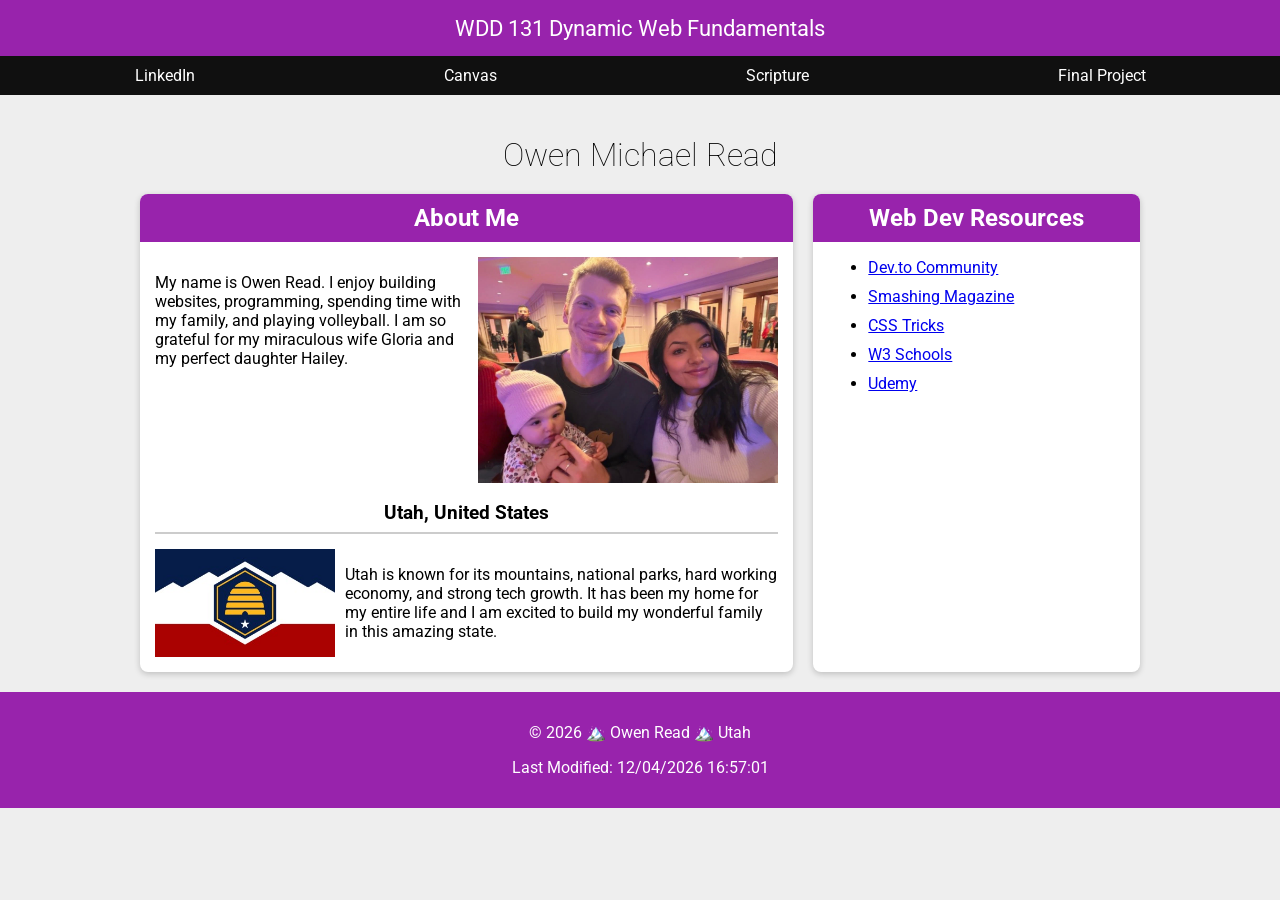
<file: index.html>
<!DOCTYPE html>
<html lang="en-US">

<head>
    <meta charset="UTF-8">
    <meta name="viewport" content="width=device-width, initial-scale=1.0">

    <title>WDD 131 - Dynamic Web Fundamentals - Owen Michael Read</title>

    <meta name="description" content="WDD 131 Dynamic Web Fundamentals | Owen Read | Web Development Student">
    <meta name="author" content="Owen Read">

    <link rel="stylesheet" href="styles/base.css">

    <script src="scripts/getdates.js" defer></script>

    <link rel="preconnect" href="https://fonts.googleapis.com">
    <link rel="preconnect" href="https://fonts.gstatic.com" crossorigin>
    <link href="https://fonts.googleapis.com/css2?family=Roboto:ital,wght@0,100..900;1,100..900&display=swap"
        rel="stylesheet">
</head>

<body>

    <header>

        <span id="course-title">WDD 131 Dynamic Web Fundamentals</span>

        <nav>
            <a href="https://www.linkedin.com/in/owen-read-2b4b21265/">LinkedIn</a>
            <a href="https://byupw.instructure.com/">Canvas</a>
            <a href="https://www.churchofjesuschrist.org/study/scriptures/dc-testament/dc/84?lang=eng&id=p88#p88">Scripture</a>
            <a href="#">Final Project</a>
        </nav>

    </header>

    <main>

        <h1>Owen Michael Read</h1>

        <div class="card-container">

            <section class="card">

                <h2>About Me</h2>

                <div class="about-content">

                    <p>
                        My name is Owen Read. I enjoy building websites, programming,
                        spending time with my family, and playing volleyball. I am so grateful
                        for my miraculous wife Gloria and my perfect daughter Hailey. 
                    </p>

                    <img src="images/profile1.jpg" alt="Profile picture">

                </div>

                <h3>Utah, United States</h3>

                <div class="location">

                    <img src="images/utah_flag.jpg" alt="Utah Flag">

                    <p>
                        Utah is known for its mountains, national parks, hard working economy,
                        and strong tech growth. It has been my home for my entire life
                        and I am excited to build my wonderful family in this amazing state.
                    </p>

                </div>

            </section>


            <section class="card">

                <h2>Web Dev Resources</h2>

                <ul>

                    <li><a href="https://dev.to">Dev.to Community</a></li>
                    <li><a href="https://smashingmagazine.com">Smashing Magazine</a></li>
                    <li><a href="https://css-tricks.com">CSS Tricks</a></li>
                    <li><a href="https://w3schools.com">W3 Schools</a></li>
                    <li><a href="https://udemy.com">Udemy</a></li>

                </ul>

            </section>

        </div>

    </main>


    <footer>

        <p>
            © <span id="currentyear"></span> 🏔️ Owen Read 🏔️ Utah
        </p>

        <p id="lastModified"></p>

    </footer>

</body>

</html>
</file>
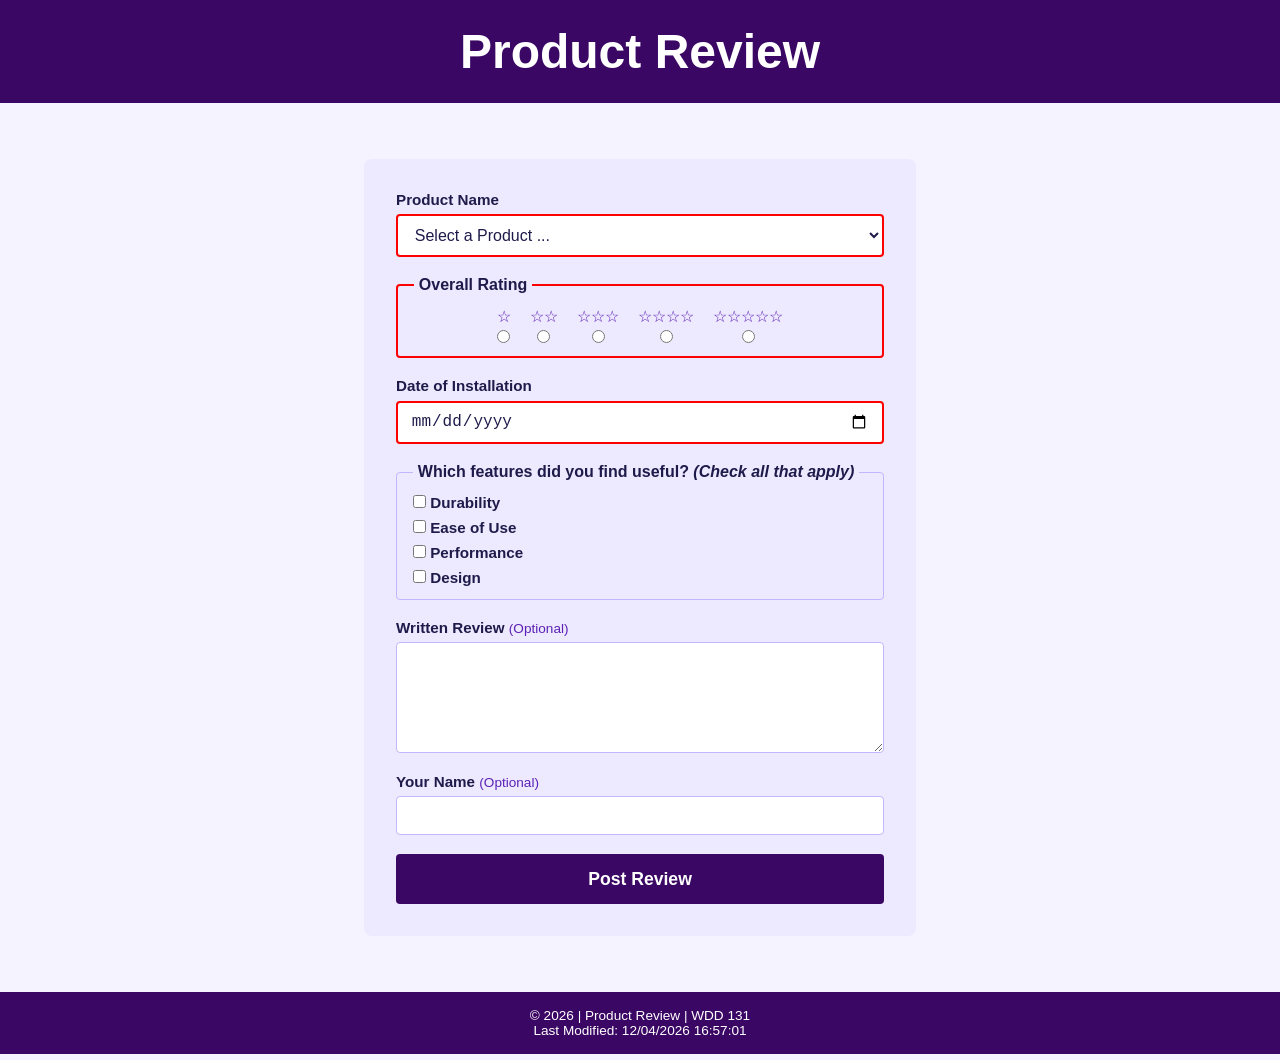
<file: form.html>
<!DOCTYPE html>
<html lang="en">

<head>
    <meta charset="UTF-8">
    <meta name="viewport" content="width=device-width, initial-scale=1.0">
    <title>WDD 131 - Product Review Form - Owen Michael Read</title>
    <meta name="author" content="Owen Read">
    <meta name="description"
        content="Submit a product review for your recent purchase. Rate your experience, share useful features, and help others make informed decisions.">
    <link rel="stylesheet" href="styles/form.css">
    <script src="scripts/form.js" defer></script>
</head>
<body>
    <header>
        <h1>Product Review</h1>
    </header>

    <main>
        <form method="get" action="review.html">

            <div class="field-group">
                <label for="product">Product Name</label>
                <select id="product" name="product" required>
                    <option value="" disabled selected>Select a Product ...</option>
                </select>
            </div>

            <div class="field-group">
                <fieldset>
                    <legend>Overall Rating</legend>
                    <div class="stars">
                        <div class="star-option">
                            <label for="r1">☆</label>
                            <input type="radio" id="r1" name="rating" value="1" required>
                        </div>
                        <div class="star-option">
                            <label for="r2">☆☆</label>
                            <input type="radio" id="r2" name="rating" value="2" required>
                        </div>
                        <div class="star-option">
                            <label for="r3">☆☆☆</label>
                            <input type="radio" id="r3" name="rating" value="3" required>
                        </div>
                        <div class="star-option">
                            <label for="r4">☆☆☆☆</label>
                            <input type="radio" id="r4" name="rating" value="4" required>
                        </div>
                        <div class="star-option">
                            <label for="r5">☆☆☆☆☆</label>
                            <input type="radio" id="r5" name="rating" value="5" required>
                        </div>
                    </div>
                </fieldset>
            </div>

            <div class="field-group">
                <label for="install-date">Date of Installation</label>
                <input type="date" id="install-date" name="install-date" required>
            </div>

            <div class="field-group">
                <fieldset>
                    <legend>Which features did you find useful? <em>(Check all that apply)</em></legend>
                    <label for="durability"><input type="checkbox" id="durability" name="features" value="durability"> Durability</label>
                    <label for="ease-of-use"><input type="checkbox" id="ease-of-use" name="features" value="ease-of-use"> Ease of Use</label>
                    <label for="performance"><input type="checkbox" id="performance" name="features" value="performance"> Performance</label>
                    <label for="design"><input type="checkbox" id="design" name="features" value="design"> Design</label>
                </fieldset>
            </div>

            <div class="field-group">
                <label for="review">Written Review <span class="optional">(Optional)</span></label>
                <textarea id="review" name="review" rows="5"></textarea>
            </div>

            <div class="field-group">
                <label for="username">Your Name <span class="optional">(Optional)</span></label>
                <input type="text" id="username" name="username">
            </div>

            <input type="submit" value="Post Review">

        </form>
    </main>

    <footer>
        <p>&copy; 2026 | Product Review | WDD 131</p>
        <p id="last-modified"></p>
    </footer>

</body>

</html>
</file>
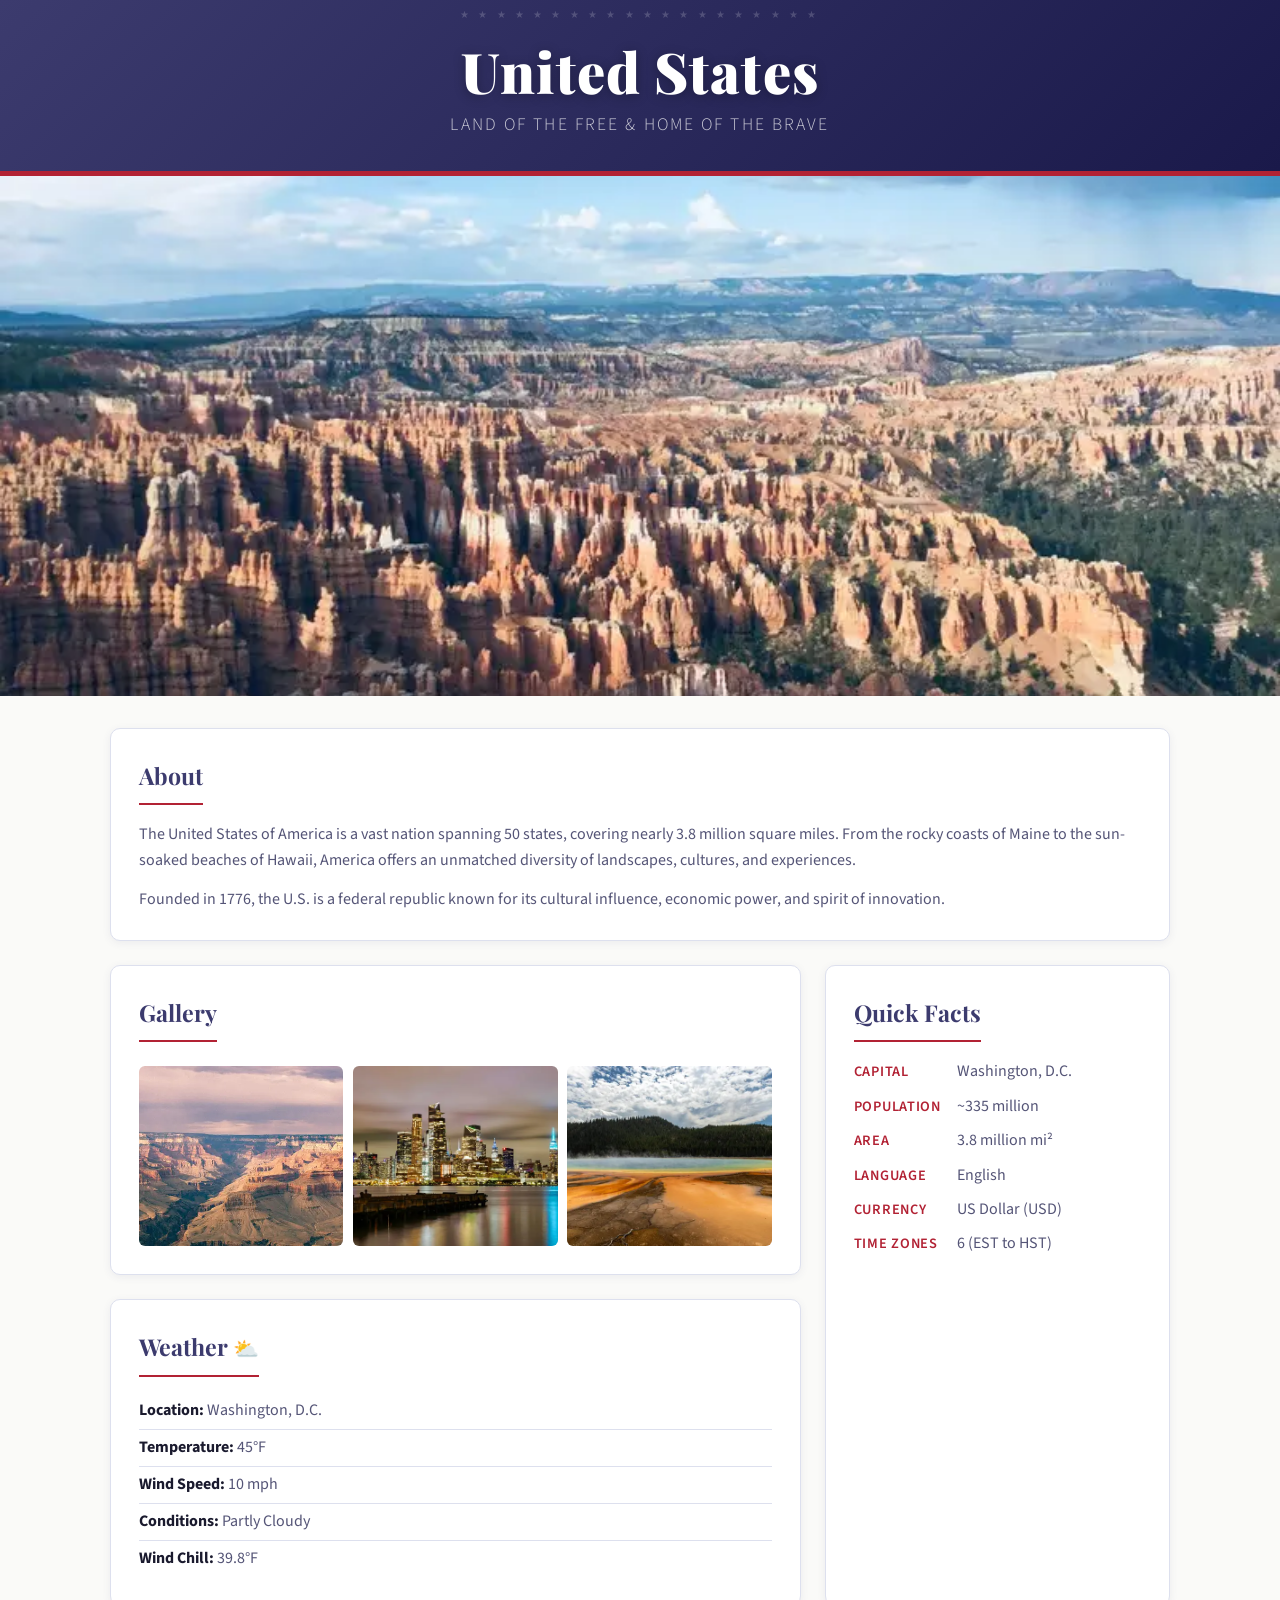
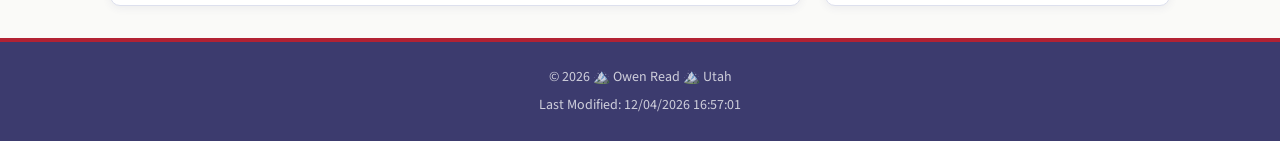
<file: place.html>
<!DOCTYPE html>
<html lang="en">

<head>
    <meta charset="UTF-8">
    <meta name="viewport" content="width=device-width, initial-scale=1.0">
    <meta name="author" content="Owen Read">
    <meta name="description" content="Discover the United States of America - its culture, geography, and weather.">
    <title>USA | Discover America | Owen Read</title>
    <link rel="preconnect" href="https://fonts.googleapis.com" />
    <link rel="preconnect" href="https://fonts.gstatic.com" crossorigin />
    <link
        href="https://fonts.googleapis.com/css2?family=Playfair+Display:wght@700;900&family=Source+Sans+3:wght@300;400;600&display=swap"
        rel="stylesheet" />
    <link rel="stylesheet" href="styles/place.css" />
    <script src="scripts/place.js" defer></script>
</head>

<body>

    <header>
        <div class="header-inner">
            <h1>United States</h1>
            <p class="tagline">Land of the Free &amp; Home of the Brave</p>
        </div>
    </header>

    <main>

        <section class="hero">
            <picture>
                <source media="(min-width: 768px)" srcset="images/usa-hero-large.webp" />
                <img src="images/usa-hero-small.webp" alt="Iconic American landscape with mountains and open skies"
                    class="hero-img" width="800" height="500" loading="eager" />
            </picture>
        </section>

        <section class="info-grid">

            <div class="card" id="about">
                <h2>About</h2>
                <p>The United States of America is a vast nation spanning 50 states, covering nearly 3.8 million square
                    miles. From the rocky coasts of Maine to the sun-soaked beaches of Hawaii, America offers an
                    unmatched diversity of landscapes, cultures, and experiences.</p>
                <p>Founded in 1776, the U.S. is a federal republic known for its cultural influence, economic power, and
                    spirit of innovation.</p>
            </div>

            <div class="card" id="gallery">
                <h2>Gallery</h2>
                <div class="gallery-grid">
                    <img src="images/usa-photo1.webp" alt="Grand Canyon at sunset" loading="lazy" />
                    <img src="images/usa-photo2.webp" alt="New York City skyline" loading="lazy" />
                    <img src="images/usa-photo3.webp" alt="Yellowstone National Park" loading="lazy" />
                </div>
            </div>

            <div class="card" id="facts">
                <h2>Quick Facts</h2>
                <dl>
                    <dt>Capital</dt>
                    <dd>Washington, D.C.</dd>
                    <dt>Population</dt>
                    <dd>~335 million</dd>
                    <dt>Area</dt>
                    <dd>3.8 million mi²</dd>
                    <dt>Language</dt>
                    <dd>English</dd>
                    <dt>Currency</dt>
                    <dd>US Dollar (USD)</dd>
                    <dt>Time Zones</dt>
                    <dd>6 (EST to HST)</dd>
                </dl>
            </div>

            <div class="card" id="weather">
                <h2>Weather</h2>
                <div class="weather-icon-mobile">
                    <img src="images/partly-cloudy.svg" alt="Partly cloudy weather icon" width="64" height="64" />
                </div>
                <div class="weather-details">
                    <p><strong>Location:</strong> Washington, D.C.</p>
                    <p><strong>Temperature:</strong> <span id="temperature">45</span>°F</p>
                    <p><strong>Wind Speed:</strong> <span id="wind-speed">10</span> mph</p>
                    <p><strong>Conditions:</strong> Partly Cloudy</p>
                    <p><strong>Wind Chill:</strong> <span id="wind-chill">--</span></p>
                </div>
            </div>

        </section>
    </main>

    <footer>
    
        <p>
            © <span id="currentyear"></span> 🏔️ Owen Read 🏔️ Utah
        </p>
    
        <p id="lastModified"></p>
    
    </footer>

</body>

</html>
</file>
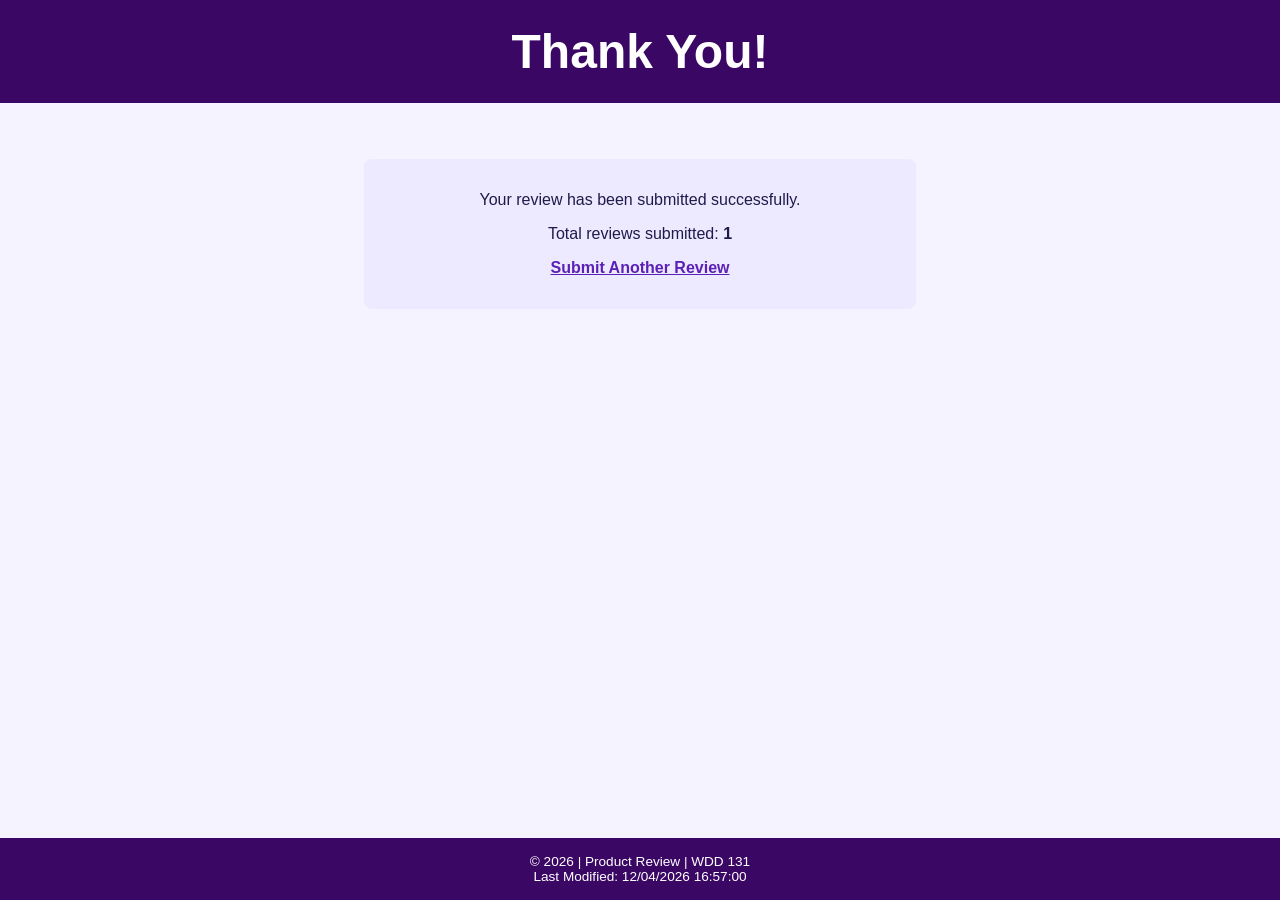
<file: review.html>
<!DOCTYPE html>
<html lang="en">

<head>
    <meta charset="UTF-8">
    <meta name="viewport" content="width=device-width, initial-scale=1.0">
    <title>Review Submitted</title>
    <meta name="author" content="Owen Read">
    <meta name="description"
        content="Submit a product review for your recent purchase. Rate your experience, share useful features, and help others make informed decisions.">
    <link rel="stylesheet" href="styles/form.css">
    <script src="scripts/review.js" defer></script>
</head>
<body>
    <header>
        <h1>Thank You!</h1>
    </header>

    <main>
        <div class="confirmation">
            <p>Your review has been submitted successfully.</p>
            <p>Total reviews submitted: <strong id="review-count"></strong></p>
            <a href="form.html">Submit Another Review</a>
        </div>
    </main>

    <footer>
        <p>&copy; 2026 | Product Review | WDD 131</p>
        <p id="last-modified"></p>
    </footer>

</body>

</html>
</file>
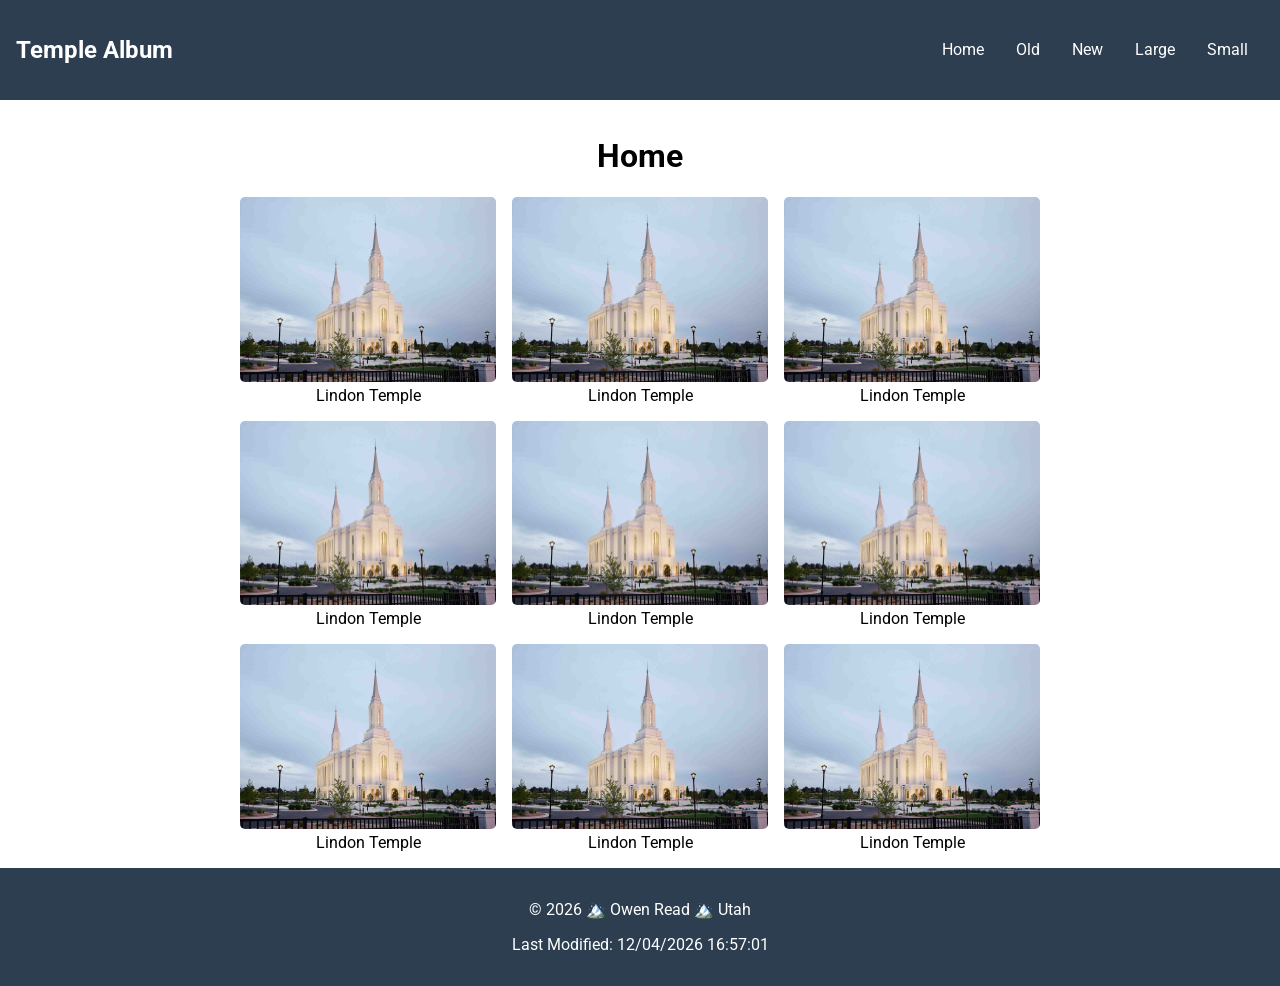
<file: temples.html>
<!DOCTYPE html>
<html lang="en-us">

<head>
    <meta charset="UTF-8">
    <meta name="viewport" content="width=device-width, initial-scale=1.0">
    <title>Temple Album</title>
    <meta name="description" content="WDD 131 Dynamic Web Fundamentals | Owen Read | Web Development Student">
    <meta name="author" content="Owen Read">



    <link rel="preconnect" href="https://fonts.googleapis.com">
    <link rel="preconnect" href="https://fonts.gstatic.com" crossorigin>
    
    <link href="https://fonts.googleapis.com/css2?family=Roboto&display=swap" rel="stylesheet">
    
    <link rel="stylesheet" href="styles/temples.css">
    <link rel="stylesheet" href="styles/temples-large.css">
    
    <script src="scripts/temples.js" defer></script>

</head>

<body>

    <header>

        <h2>Temple Album</h2>

        <button id="menu">☰</button>

        <nav class="hide">
            <a href="#">Home</a>
            <a href="#">Old</a>
            <a href="#">New</a>
            <a href="#">Large</a>
            <a href="#">Small</a>
        </nav>

    </header>

    <main>

        <h1>Home</h1>

        <div class="container">

            <figure>
                <img src="images/temple.jpg" alt="Lindon Temple">
                <figcaption>Lindon Temple</figcaption>
            </figure>

            <figure>
                <img src="images/temple.jpg" alt="Lindon Temple">
                <figcaption>Lindon Temple</figcaption>
            </figure>

            <figure>
                <img src="images/temple.jpg" alt="Lindon Temple">
                <figcaption>Lindon Temple</figcaption>
            </figure>

            <figure>
                <img src="images/temple.jpg" alt="Lindon Temple">
                <figcaption>Lindon Temple</figcaption>
            </figure>

            <figure>
                <img src="images/temple.jpg" alt="Lindon Temple">
                <figcaption>Lindon Temple</figcaption>
            </figure>

            <figure>
                <img src="images/temple.jpg" alt="Lindon Temple">
                <figcaption>Lindon Temple</figcaption>
            </figure>

            <figure>
                <img src="images/temple.jpg" alt="Lindon Temple">
                <figcaption>Lindon Temple</figcaption>
            </figure>

            <figure>
                <img src="images/temple.jpg" alt="Lindon Temple">
                <figcaption>Lindon Temple</figcaption>
            </figure>

            <figure>
                <img src="images/temple.jpg" alt="Lindon Temple">
                <figcaption>Lindon Temple</figcaption>
            </figure>

        </div>

    </main>


    <footer>
    
        <p>
            © <span id="year"></span> 🏔️ Owen Read 🏔️ Utah
        </p>
    
        <p id="lastModified"></p>
    
    </footer>

</body>

</html>
</file>
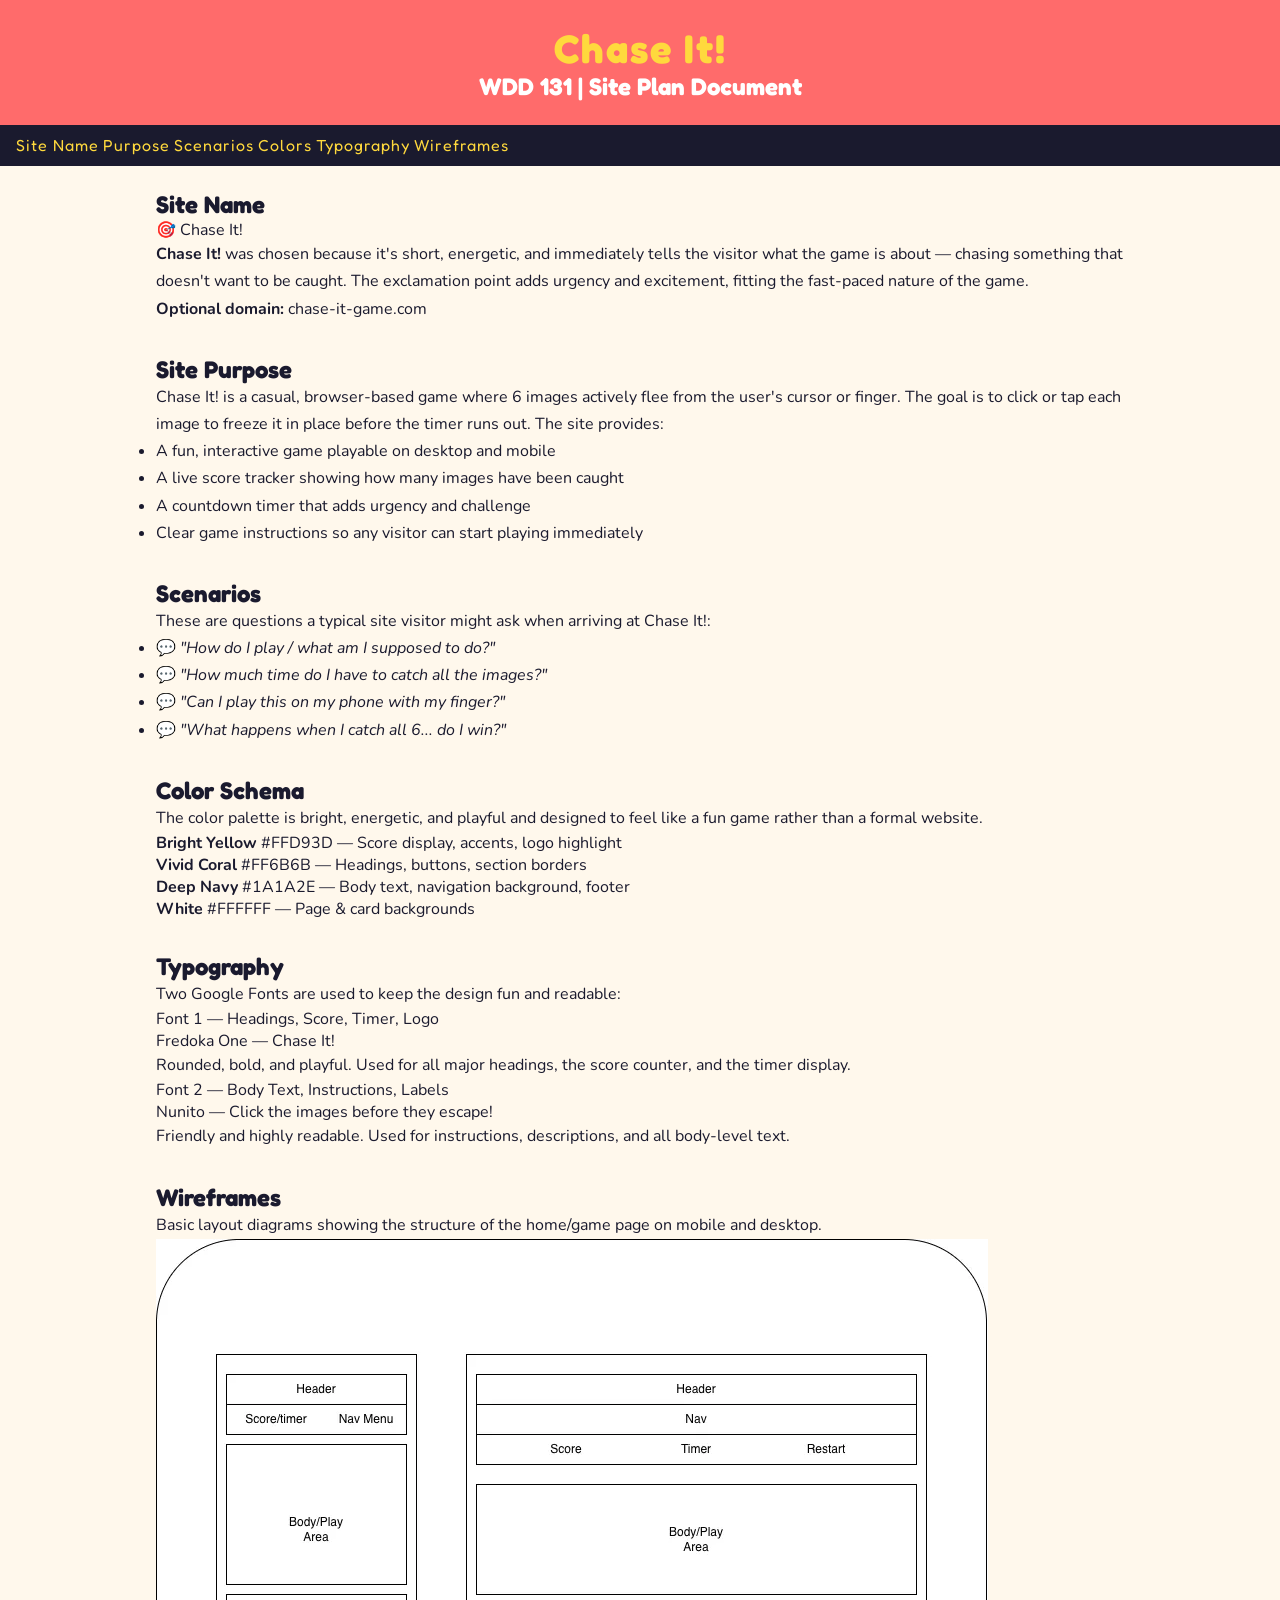
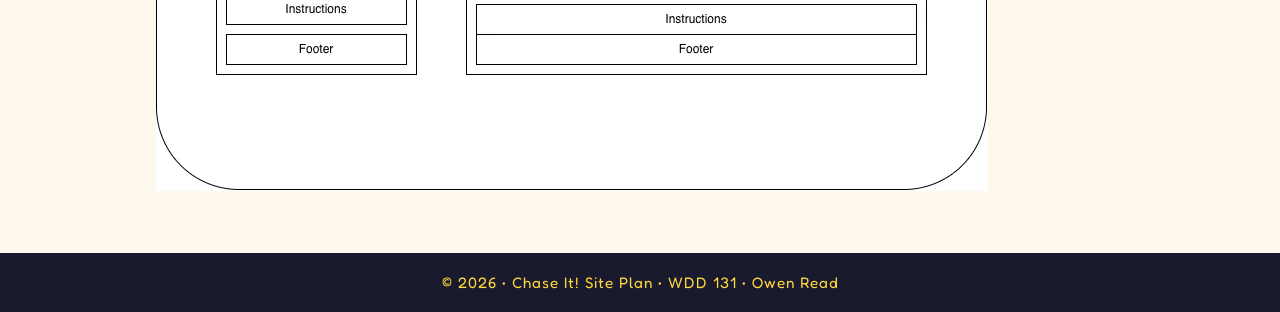
<file: project/siteplan.html>
<!DOCTYPE html>
<html lang="en">
<!-- Note: I tried to practice with this assignment to make it look as much like my finished project will look that's why I spent so much time on styling and researching good fonts and ideas-->
<head>
    <meta charset="UTF-8">
    <meta name="viewport" content="width=device-width, initial-scale=1.0">
    <meta name="description" content="Site plan for Chase It! - a fun browser-based image chasing game">
    <meta name="author" content="Owen Read">
    <title>Chase It! | Site Plan</title>
    <link rel="preconnect" href="https://fonts.googleapis.com">
    <link rel="preconnect" href="https://fonts.gstatic.com" crossorigin>
    <link href="https://fonts.googleapis.com/css2?family=Fredoka+One&family=Nunito:wght@400;600;700&display=swap"
        rel="stylesheet">
    <link href="siteplan.css" rel="stylesheet">
</head>

<body>

    <header>
        <h1>Chase It!</h1>
        <h2>WDD 131 | Site Plan Document</h2>
    </header>


    <!-- Looked up how to link nav to parts on the page and this is probably one of the coolest things I learned how to do this week -->
    <nav> 
        <a href="#site-name">Site Name</a>
        <a href="#purpose">Purpose</a>
        <a href="#scenarios">Scenarios</a>
        <a href="#colors">Colors</a>
        <a href="#typography">Typography</a>
        <a href="#wireframes">Wireframes</a>
    </nav>

    <main>

        <!-- SITE NAME -->
        <section id="site-name">
            <h2>Site Name</h2>
            <div class="site-name-block">
                <div class="logo">🎯 Chase It!</div>
            </div>
            <p>
                <strong>Chase It!</strong> was chosen because it's short, energetic, and immediately tells the visitor
                what the game is about — chasing something that doesn't want to be caught. The exclamation point adds
                urgency and excitement, fitting the fast-paced nature of the game.
            </p>
            <p class="domain-note">
                <strong>Optional domain:</strong> chase-it-game.com
            </p>
        </section>

        <!-- SITE PURPOSE -->
        <section id="purpose">
            <h2>Site Purpose</h2>
            <p>
                Chase It! is a casual, browser-based game where 6 images actively flee from the user's cursor or finger.
                The goal is to click or tap each image to freeze it in place before the timer runs out. The site
                provides:
            </p>
            <ul>
                <li>A fun, interactive game playable on desktop and mobile</li>
                <li>A live score tracker showing how many images have been caught</li>
                <li>A countdown timer that adds urgency and challenge</li>
                <li>Clear game instructions so any visitor can start playing immediately</li>
            </ul>
        </section>

        <!-- SCENARIOS -->
        <section id="scenarios">
            <h2>Scenarios</h2>
            <p>These are questions a typical site visitor might ask when arriving at Chase It!:</p>
            <ul>
                <li>💬 <em>"How do I play / what am I supposed to do?"</em></li>
                <li>💬 <em>"How much time do I have to catch all the images?"</em></li>
                <li>💬 <em>"Can I play this on my phone with my finger?"</em></li>
                <li>💬 <em>"What happens when I catch all 6... do I win?"</em></li>
            </ul>
        </section>

        <!-- COLOR SCHEMA -->
        <section id="colors">
            <h2>Color Schema</h2>
            <p>The color palette is bright, energetic, and playful and designed to feel like a fun game rather than a
                formal website.</p>
            <div class="color-swatches">
                <div class="swatch">
                    <div class="swatch-color swatch-yellow"></div>
                    <div class="swatch-info">
                        <strong>Bright Yellow</strong>
                        <span>#FFD93D — Score display, accents, logo highlight</span>
                    </div>
                </div>
                <div class="swatch">
                    <div class="swatch-color swatch-coral"></div>
                    <div class="swatch-info">
                        <strong>Vivid Coral</strong>
                        <span>#FF6B6B — Headings, buttons, section borders</span>
                    </div>
                </div>
                <div class="swatch">
                    <div class="swatch-color swatch-navy"></div>
                    <div class="swatch-info">
                        <strong>Deep Navy</strong>
                        <span>#1A1A2E — Body text, navigation background, footer</span>
                    </div>
                </div>
                <div class="swatch">
                    <div class="swatch-color swatch-white"></div>
                    <div class="swatch-info">
                        <strong>White</strong>
                        <span>#FFFFFF — Page & card backgrounds</span>
                    </div>
                </div>
            </div>
        </section>

        <!-- TYPOGRAPHY -->
        <section id="typography">
            <h2>Typography</h2>
            <p>Two Google Fonts are used to keep the design fun and readable:</p>

            <div class="font-example">
                <div class="font-label">Font 1 — Headings, Score, Timer, Logo</div>
                <div class="font-fredoka">Fredoka One — Chase It!</div>
                <p class="font-note">Rounded, bold, and playful. Used for all major headings, the score counter, and the
                    timer display.</p>
            </div>

            <div class="font-example">
                <div class="font-label">Font 2 — Body Text, Instructions, Labels</div>
                <div class="font-nunito">Nunito — Click the images before they escape!</div>
                <p class="font-note">Friendly and highly readable. Used for instructions, descriptions, and all
                    body-level text.</p>
            </div>
        </section>

        <!-- WIREFRAMES -->
        <section id="wireframes">
            <h2>Wireframes</h2>
            <p>Basic layout diagrams showing the structure of the home/game page on mobile and desktop.</p>

            <div class="wireframes">
                <div class="wireframe-box">
                    <img src="designwireframe.webp" alt="Webpage Wireframe design">
                </div>

            </div>
        </section>

    </main>

    <footer>
        &copy; 2026 &bull; Chase It! Site Plan &bull; WDD 131 &bull; Owen Read
    </footer>

</body>

</html>
</file>
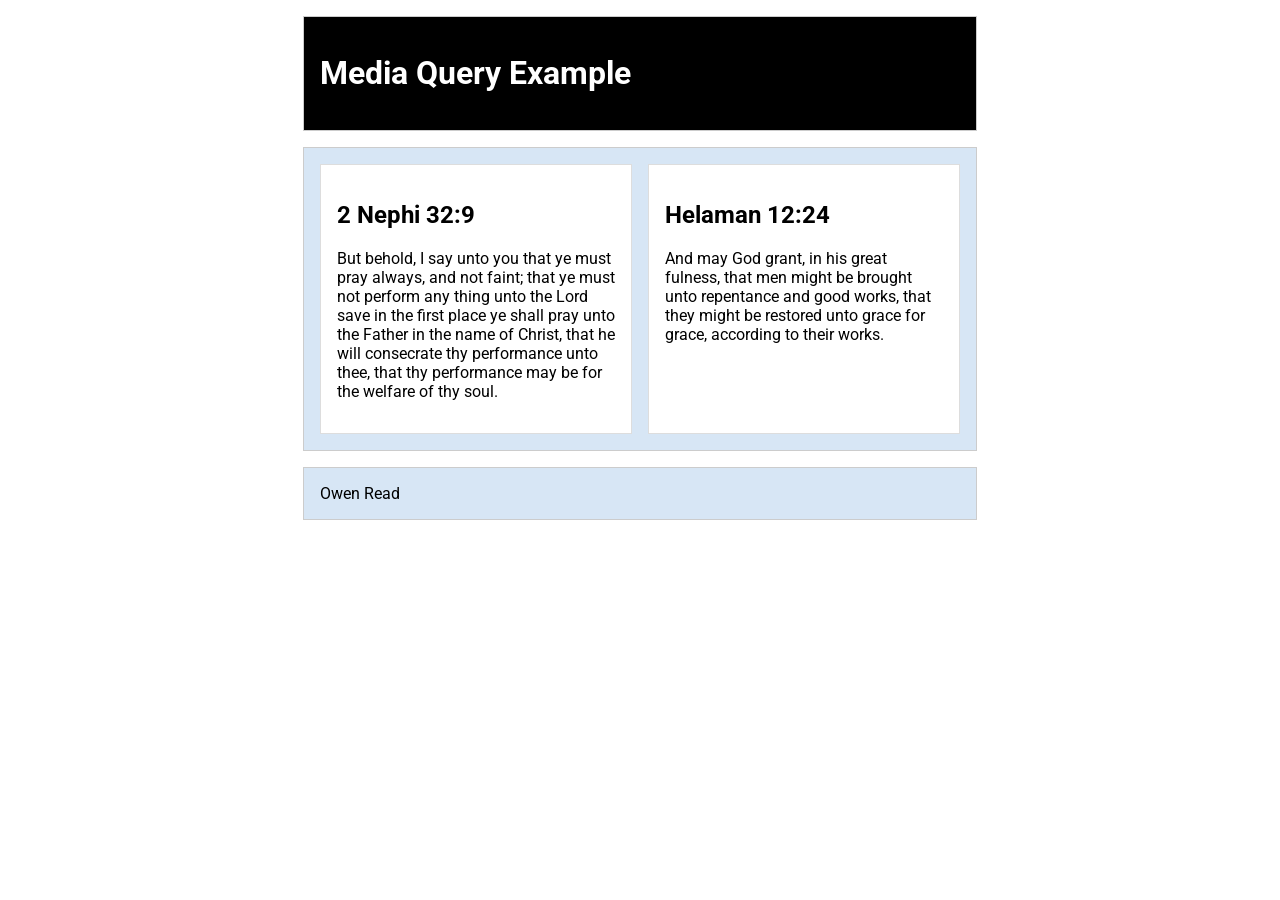
<file: week02/media-query.html>
<!DOCTYPE html>
<html lang="en-US">

<head>
    <meta charset="utf-8">
    <meta name="viewport" content="width=device-width, initial-scale=1.0">
    <title>WDD 131 - Media Query Example</title>
    <meta name="description" content="Media query learning activity example page.">
    <meta name="author" content="Owen Read">
    <link rel="preconnect" href="https://fonts.googleapis.com">
    <link rel="preconnect" href="https://fonts.gstatic.com" crossorigin>
    <link href="https://fonts.googleapis.com/css2?family=Roboto&display=swap" rel="stylesheet">
    <link rel="stylesheet" href="styles/media-query.css">
    <link rel="stylesheet" href="styles/media-query-large.css">
</head>

<body>

    <header>
        <h1>Media Query Example</h1>
    </header>

    <main>

        <section>
            <h2>2 Nephi 32:9</h2>
            <p>
                But behold, I say unto you that ye must pray always, and not faint; that ye must not perform any thing
                unto the Lord save in the first place ye shall pray unto the Father in the name of Christ, that he will
                consecrate thy performance unto thee, that thy performance may be for the welfare of thy soul.
            </p>
        </section>

        <section>
            <h2>Helaman 12:24</h2>
            <p>
                And may God grant, in his great fulness, that men might be brought unto repentance and good works, that
                they might be restored unto grace for grace, according to their works.
            </p>
        </section>

    </main>

    <footer>
        Owen Read
    </footer>

</body>

</html>
</file>
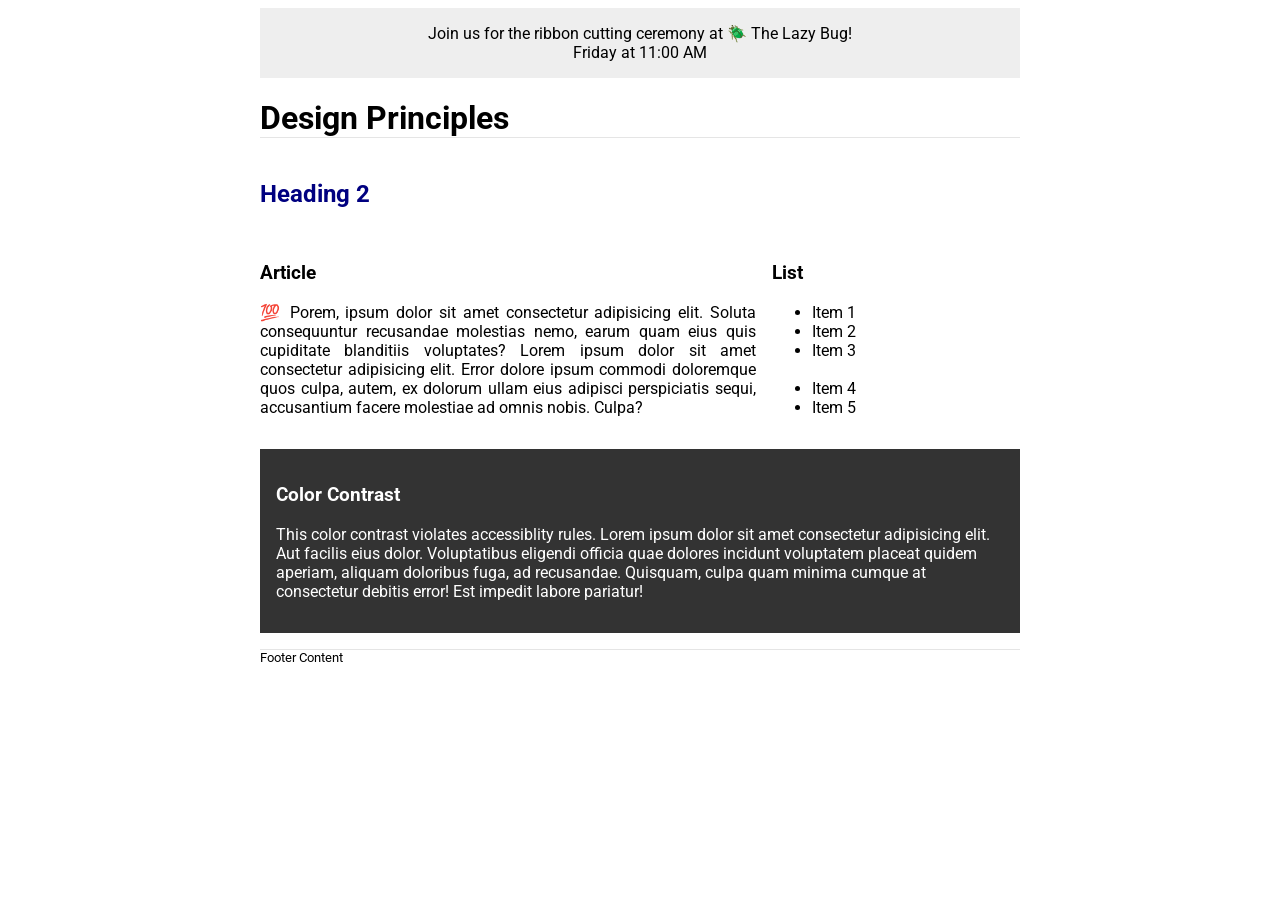
<file: week03/design.html>
<!DOCTYPE html>
<html lang="en">

<head>
    <meta charset="UTF-8">
    <meta name="viewport" content="width=device-width, initial-scale=1.0">
    <title>Design Principles</title>

    <!-- Google Font -->
    <link href="https://fonts.googleapis.com/css2?family=Roboto:wght@400;700&display=swap" rel="stylesheet">

    <!-- CSS -->
    <link rel="stylesheet" href="styles/design.css">
</head>

<body>

    <header>
        <div class="banner">
            Join us for the ribbon cutting ceremony at 🪲 The Lazy Bug!<br>
            Friday at 11:00 AM
        </div>
        <h1>Design Principles</h1>
    </header>
    <main>
        <h2>Heading 2</h2>
        <section>
            <h3>Article</h3>
            <article>
                <p>💯 Porem, ipsum dolor sit amet consectetur adipisicing elit. Soluta consequuntur recusandae molestias
                    nemo, earum quam eius quis cupiditate blanditiis voluptates? Lorem ipsum dolor sit amet consectetur
                    adipisicing elit. Error dolore ipsum commodi doloremque quos culpa, autem, ex dolorum ullam eius
                    adipisci perspiciatis sequi, accusantium facere molestiae ad omnis nobis. Culpa?</p>
            </article>
        </section>
        <section>
            <h3>List</h3>
            <ul>
                <li>Item 1</li>
                <li>Item 2</li>
                <li>Item 3<br><br></li>
                <li>Item 4</li>
                <li>Item 5</li>
            </ul>
        </section>
        <div class="callout">
            <h3>Color Contrast</h3>
            <p>This color contrast violates accessiblity rules. Lorem ipsum dolor sit amet consectetur adipisicing elit. Aut
                facilis eius dolor. Voluptatibus eligendi officia quae dolores incidunt voluptatem placeat quidem aperiam,
                aliquam doloribus fuga, ad recusandae. Quisquam, culpa quam minima cumque at consectetur debitis error! Est
                impedit labore pariatur!</p>
        </div>
    </main>
    <footer>
        Footer Content
    </footer>

</body>

</html>
</file>
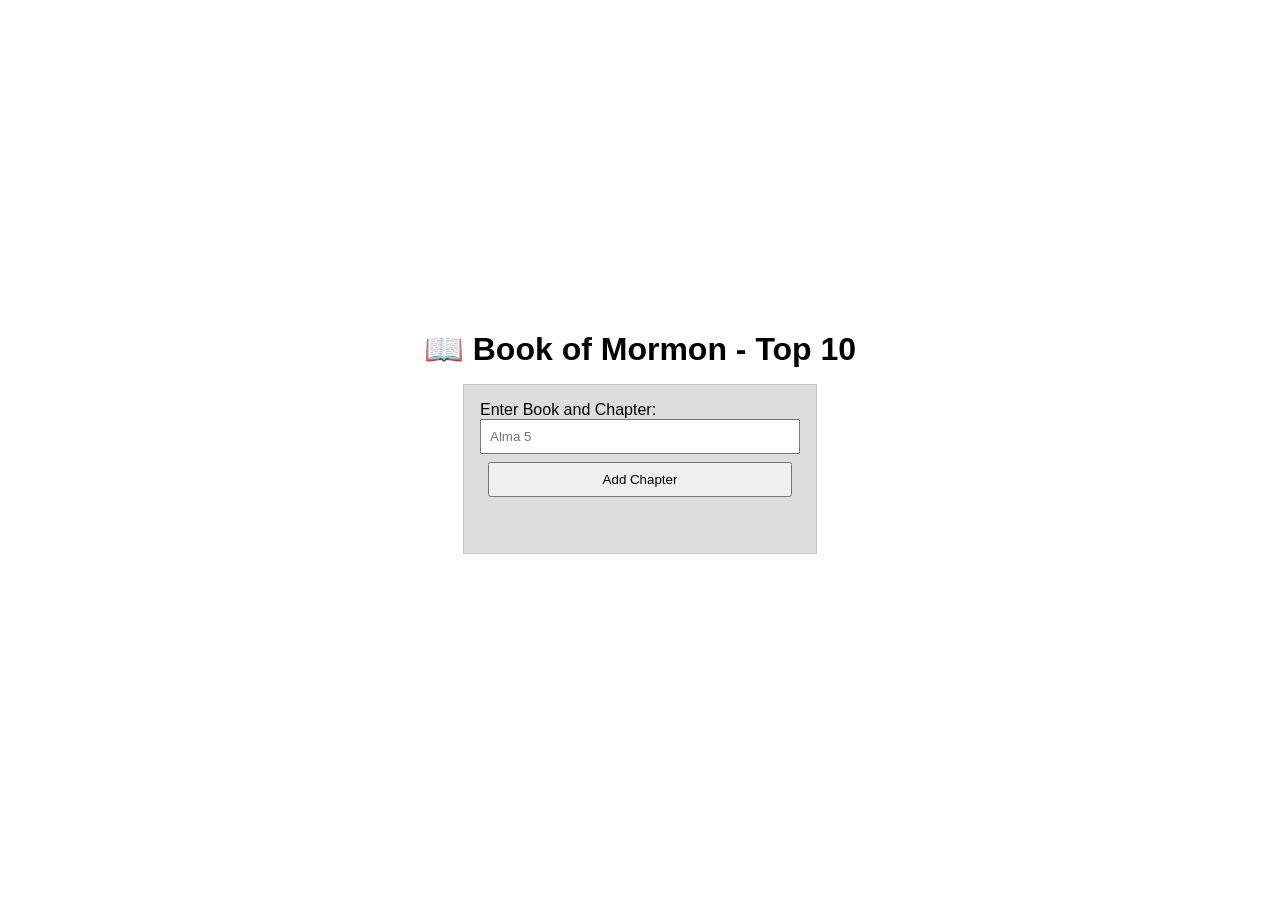
<file: week02/bom_activity/bom.html>
<!DOCTYPE html>
<html lang="en">
<head>
    <meta charset="UTF-8">
    <meta name="viewport" content="width=device-width, initial-scale=1.0">
    <title>Document</title>
    <link rel="stylesheet" href="styles/styles.css">
    <script src="scripts/scripts.js" defer></script>
</head>
<body>
    <h1>📖 Book of Mormon - Top 10</h1>
    <main>
        <label for="favchap">Enter Book and Chapter: </label>
        <input type="text" id="favchap" placeholder="Alma 5">
        <button type="submit">Add Chapter</button>
        <ul id="list"></ul>
    </main>
</body>
</html>
</file>
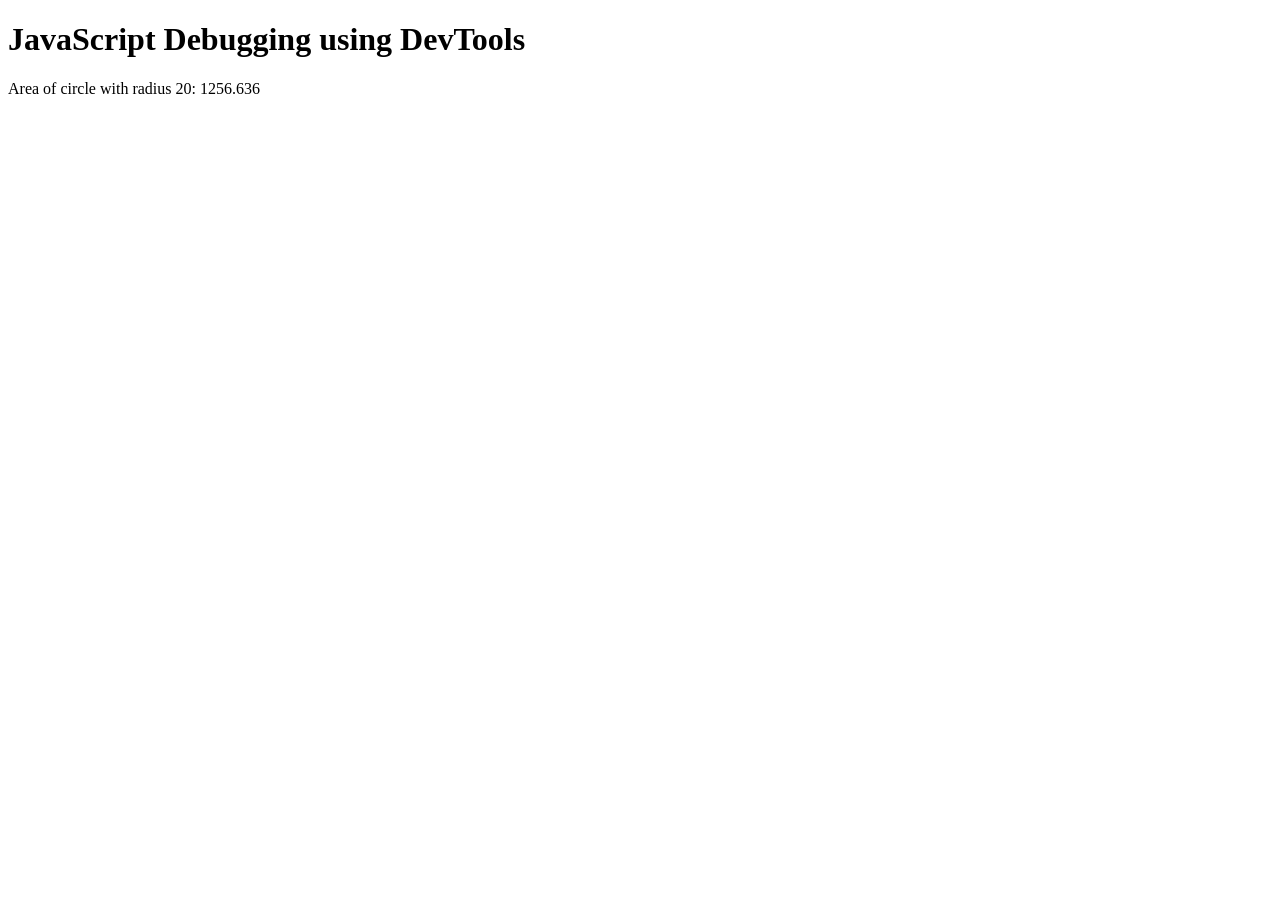
<file: week02/debugging/debugging.html>
<!DOCTYPE html>
<html lang="en">
<head>
    <meta charset="UTF-8">
    <meta name="viewport" content="width=device-width, initial-scale=1.0">
    <title>Document</title>
    <script src="scripts/debugging.js"></script>
</head>
<body>
    <h1>JavaScript Debugging using DevTools</h1>
    <p>Area of circle with radius <span id="radius"></span>: <span id="area"></span></p>
    
</body>
</html>
</file>
<file: styles/base.css>
:root {
    --primary-color: #9823ac;
    --nav-color: #101010;
    --background-color: #eee;
    --card-color: #ffffff;
    --text-light: #ffffff;
}

body {
    font-family: "Roboto", sans-serif;
    font-weight: 400;
    margin: 0;
    background-color: var(--background-color);
}

header {
    background-color: var(--primary-color);
    color: var(--text-light);
    text-align: center;
}

#course-title {
    display: block;
    padding: 15px;
    font-size: 1.4rem;
}

nav {
    display: flex;
    justify-content: space-around;
    background-color: var(--nav-color);
    padding: 10px;
}

nav a {
    color: var(--text-light);
    text-decoration: none;
}

nav a:hover {
    text-decoration: underline;
    color: #d9a6e3;
}

main {
    max-width: 1000px;
    margin: auto;
    padding: 20px;
}

h1 {
    font-weight: 100;
    text-align: center;
    margin-bottom: 20px;
}

h3 {
    text-align: center;
    border-bottom: 2px solid #ccc;
    padding-bottom: 8px;
    margin-bottom: 15px;
}

.card-container {
    display: grid;
    grid-template-columns: 2fr 1fr;
    gap: 20px;
}

.card {
    background: var(--card-color);
    border-radius: 8px;
    padding: 15px;
    box-shadow: 0 2px 6px rgba(0, 0, 0, 0.2);
}

.card h2 {
    background: var(--primary-color);
    color: var(--text-light);
    padding: 10px;
    margin: -15px -15px 15px -15px;
    border-radius: 8px 8px 0 0;
    text-align: center;
}

.about-content {
    display: flex;
    gap: 15px;
}

.location img {
    width: 180px;
    height: auto;
    align-self: flex-start;
}

.about-content img {
    width: 300px;
    height: auto;
    align-self: flex-start;
}

.location {
    display: flex;
    gap: 10px;
    margin-top: 10px;
}


.card ul li {
    margin-bottom: 10px;
}

footer {
    background: var(--primary-color);
    color: var(--text-light);
    text-align: center;
    padding: 15px;
}
</file>
<file: styles/form.css>
:root {
    --primary: #3b0764;
    --accent: #5b21b6;
    --bg: #f5f3ff;
    --card: #ede9fe;
    --text: #1e1b4b;
    --border: #c4b5fd;
}

* {
    box-sizing: border-box;
    margin: 0;
    padding: 0;
}

body {
    font-family: 'Segoe UI', sans-serif;
    background-color: var(--bg);
    color: var(--text);
    display: flex;
    flex-direction: column;
    min-height: 100vh;
}

header {
    background-color: var(--primary);
    color: white;
    text-align: center;
    padding: 1.5rem;
    font-size: 1.5rem;
}

main {
    flex: 1;
    padding: 1.5rem;
    width: 100%;
}

form {
    background-color: var(--card);
    padding: 1.5rem;
    border-radius: 8px;
    display: flex;
    flex-direction: column;
    gap: 1.2rem;
}

.field-group {
    display: flex;
    flex-direction: column;
    gap: 0.4rem;
}

label {
    font-weight: 600;
    font-size: 0.95rem;
}

.optional {
    color: var(--accent);
    font-weight: normal;
    font-size: 0.85rem;
}

select,
input[type="date"],
input[type="text"],
textarea {
    width: 100%;
    padding: 0.6rem 0.8rem;
    border: 1px solid var(--border);
    border-radius: 4px;
    font-size: 1rem;
    background: white;
    color: var(--text);
}

textarea {
    resize: vertical;
}

fieldset {
    border: 1px solid var(--border);
    border-radius: 4px;
    padding: 0.8rem 1rem;
    display: flex;
    flex-direction: column;
    gap: 0.5rem;
}

legend {
    font-weight: 600;
    padding: 0 0.3rem;
}

.stars {
    display: flex;
    gap: 1.2rem;
    align-items: center;
    justify-content: center;
    flex-wrap: wrap;
}

.star-option {
    display: flex;
    flex-direction: column;
    align-items: center;
    justify-content: center;
    gap: 0.3rem;
}

.star-option label {
    font-size: 1rem;
    cursor: pointer;
    font-weight: normal;
    color: var(--accent);
}

.star-option input[type="radio"] {
    margin: 0;
    cursor: pointer;
}

input[type="submit"] {
    background-color: var(--primary);
    color: white;
    border: none;
    padding: 0.9rem;
    font-size: 1.1rem;
    font-weight: bold;
    border-radius: 4px;
    cursor: pointer;
    width: 100%;
}

input[type="submit"]:hover {
    background-color: var(--accent);
}

.confirmation {
    background-color: var(--card);
    padding: 2rem;
    border-radius: 8px;
    text-align: center;
    display: flex;
    flex-direction: column;
    gap: 1rem;
}

.confirmation a {
    color: var(--accent);
    font-weight: 600;
}

.field-group input:required {
    border: 2px solid red;
}

.field-group input:required:valid {
    border: 3px solid green;
}

.field-group select:required {
    border: 2px solid red;
}

.field-group select:required:valid {
    border: 3px solid green;
}

.field-group fieldset:has(input[type="radio"]:required) {
    border: 2px solid red;
}

.field-group fieldset:has(input[type="radio"]:checked) {
    border: 3px solid green;
}

footer {
    background-color: var(--primary);
    color: white;
    text-align: center;
    padding: 1rem;
    font-size: 0.85rem;
}

@media (min-width: 640px) {
    main {
        max-width: 600px;
        margin: 2rem auto;
    }

    form {
        padding: 2rem;
    }
}
</file>
<file: styles/place.css>
:root {
    --color-primary: #B22234;
    --color-secondary: #3C3B6E;
    --color-accent: #f0f0f0;
    --color-bg: #fafaf8;
    --color-surface: #ffffff;
    --color-text: #1a1a2e;
    --color-text-light: #555577;
    --color-border: #dde0ee;

    --font-display: 'Playfair Display', Georgia, serif;
    --font-body: 'Source Sans 3', sans-serif;

    --shadow-sm: 0 2px 8px rgba(60, 59, 110, 0.08);
    --shadow-md: 0 6px 24px rgba(60, 59, 110, 0.13);

    --radius: 10px;
    --max-width: 1100px;
    --gap: 1.5rem;
}

*,
*::before,
*::after {
    box-sizing: border-box;
    margin: 0;
    padding: 0;
}

body {
    font-family: var(--font-body);
    background-color: var(--color-bg);
    color: var(--color-text);
    font-size: 1rem;
    font-weight: 400;
    line-height: 1.65;
    min-height: 100vh;
    display: flex;
    flex-direction: column;
}

img {
    display: block;
    max-width: 100%;
    height: auto;
}

main {
    flex: 1;
}

header {
    background: linear-gradient(135deg, var(--color-secondary) 0%, #1a194a 100%);
    color: var(--color-accent);
    text-align: center;
    padding: 2.5rem 1.25rem 2rem;
    border-bottom: 5px solid var(--color-primary);
    position: relative;
    overflow: hidden;
}

header::before {
    content: '★ ★ ★ ★ ★ ★ ★ ★ ★ ★ ★ ★ ★ ★ ★ ★ ★ ★ ★ ★';
    position: absolute;
    top: 0.4rem;
    left: 0;
    right: 0;
    font-size: 0.65rem;
    letter-spacing: 0.35em;
    color: rgba(255, 255, 255, 0.18);
    white-space: nowrap;
    overflow: hidden;
}

.header-inner {
    position: relative;
    z-index: 1;
}

header h1 {
    font-family: var(--font-display);
    font-size: clamp(2rem, 6vw, 3.5rem);
    font-weight: 900;
    letter-spacing: 0.02em;
    line-height: 1.1;
    color: #ffffff;
    text-shadow: 0 2px 12px rgba(0, 0, 0, 0.3);
}

.tagline {
    font-size: clamp(0.85rem, 2.5vw, 1.1rem);
    font-weight: 300;
    letter-spacing: 0.12em;
    text-transform: uppercase;
    color: rgba(255, 255, 255, 0.75);
    margin-top: 0.5rem;
}

.hero {
    width: 100%;
    max-height: 420px;
    overflow: hidden;
    position: relative;
}

.hero-img {
    width: 100%;
    height: 420px;
    object-fit: cover;
    object-position: center;
    display: block;
}

.info-grid {
    display: grid;
    grid-template-columns: 1fr;
    gap: var(--gap);
    max-width: var(--max-width);
    margin: 2rem auto;
    padding: 0 1.25rem;
}

.card {
    background: var(--color-surface);
    border-radius: var(--radius);
    padding: 1.75rem;
    box-shadow: var(--shadow-sm);
    border: 1px solid var(--color-border);
    transition: box-shadow 0.2s ease;
}

.card:hover {
    box-shadow: var(--shadow-md);
}

.card h2 {
    font-family: var(--font-display);
    font-size: 1.45rem;
    font-weight: 700;
    color: var(--color-secondary);
    margin-bottom: 1rem;
    padding-bottom: 0.5rem;
    border-bottom: 2px solid var(--color-primary);
    display: inline-block;
}

#about p+p {
    margin-top: 0.75rem;
}

#about p {
    color: var(--color-text-light);
}

.gallery-grid {
    display: grid;
    grid-template-columns: repeat(3, 1fr);
    gap: 0.6rem;
    margin-top: 0.5rem;
}

.gallery-grid img {
    width: 100%;
    height: 110px;
    object-fit: cover;
    border-radius: calc(var(--radius) - 4px);
    transition: transform 0.25s ease, box-shadow 0.25s ease;
}

.gallery-grid img:hover {
    transform: scale(1.04);
    box-shadow: var(--shadow-md);
}

dl {
    display: grid;
    grid-template-columns: auto 1fr;
    gap: 0.5rem 1rem;
    align-items: baseline;
}

dt {
    font-weight: 600;
    color: var(--color-primary);
    font-size: 0.9rem;
    text-transform: uppercase;
    letter-spacing: 0.05em;
}

dd {
    color: var(--color-text-light);
}

.weather-icon-mobile {
    display: flex;
    justify-content: center;
    margin-bottom: 1rem;
}

.weather-details p {
    color: var(--color-text-light);
    padding: 0.3rem 0;
    border-bottom: 1px solid var(--color-border);
}

.weather-details p:last-child {
    border-bottom: none;
}

.weather-details strong {
    color: var(--color-text);
}

#weather h2::after {
    content: '';
    display: none;
}

footer {
    background: var(--color-secondary);
    color: rgba(255, 255, 255, 0.75);
    text-align: center;
    padding: 1.5rem 1.25rem;
    font-size: 0.875rem;
    margin-top: auto;
    border-top: 4px solid var(--color-primary);
}

footer p+p {
    margin-top: 0.35rem;
}

@media (min-width: 768px) {

    .info-grid {
        grid-template-columns: 1fr 1fr;
        grid-template-rows: auto auto;
    }

    #about {
        grid-column: 1 / -1;
    }

    #gallery {
        grid-column: 1 / -1;
    }

    #facts {
        grid-column: 1 / 2;
    }

    #weather {
        grid-column: 2 / 3;
    }

    .weather-icon-mobile {
        display: none;
    }

    #weather h2::after {
        content: ' ⛅';
        display: inline;
        font-style: normal;
        font-size: 1.3rem;
    }

    .gallery-grid img {
        height: 180px;
    }

    .hero,
    .hero-img {
        max-height: 520px;
        height: 520px;
    }
}

@media (min-width: 1024px) {
    .info-grid {
        grid-template-columns: 2fr 1fr;
    }

    #about {
        grid-column: 1 / -1;
    }

    #gallery {
        grid-column: 1 / 2;
    }

    #facts {
        grid-column: 2 / 3;
        grid-row: 2 / 4;
    }

    #weather {
        grid-column: 1 / 2;
    }
}
</file>
<file: styles/temples.css>
body {
    font-family: Roboto, sans-serif;
    margin: 0;
}

header {
    display: flex;
    justify-content: space-between;
    align-items: center;
    background: #2c3e50;
    color: white;
    padding: 1rem;
}

#menu {
    font-size: 2rem;
    background: none;
    border: none;
    color: white;
    cursor: pointer;
}

#menu:hover {
    transform: scale(1.1);
}

nav {
    display: flex;
    flex-direction: column;
}

nav a {
    color: white;
    text-decoration: none;
    padding: .5rem;
}

nav a:hover {
    background: #34495e;
}

nav.hide {
    display: none;
}

main {
    max-width: 800px;
    margin: 0 auto;
    padding: 1rem;
}

h1 {
    text-align: center;
}
.container {
    display: grid;
    grid-template-columns: 1fr;
    gap: 1rem;
}

figure {
    margin: 0;
    text-align: center;
}

img {
    width: 100%;
    height: auto;
    border-radius: 5px;
}

footer {
    background: #2c3e50;
    color: white;
    text-align: center;
    padding: 1rem;
}
</file>
<file: styles/temples-large.css>
@media (min-width: 700px) {

    #menu {
        display: none;
    }

    nav {
        display: flex;
        flex-direction: row;
    }

    nav.hide {
        display: flex;
    }

    nav a {
        padding: 1rem;
    }

    .container {
        grid-template-columns: repeat(3, 1fr);
    }

}
</file>
<file: project/siteplan.css>
:root {
    --yellow: #FFD93D;
    --coral: #FF6B6B;
    --coral-text: #C0392B;
    --navy: #1A1A2E;
    --white: #FFFFFF;
    --light-bg: #FFF8EC;
}

* {
    box-sizing: border-box;
    margin: 0;
    padding: 0;
}

body {
    font-family: 'Nunito', sans-serif;
    background-color: var(--light-bg);
    color: var(--navy);
    min-height: 100vh;
    display: flex;
    flex-direction: column;
}

h1,
h2,
h3 {
    font-family: 'Fredoka One', cursive;
}

p,
li {
    line-height: 1.7;
}

header {
    background-color: var(--coral);
    color: var(--white);
    text-align: center;
    padding: 1.5rem 1rem;
}

header h1 {
    font-size: 2.5rem;
    color: var(--yellow);
    letter-spacing: 2px;
}

header p {
    font-family: 'Nunito', sans-serif;
    font-size: 1rem;
    font-weight: 600;
    opacity: 0.9;
    margin-top: 0.3rem;
    color: var(--white);
}

nav {
    background-color: var(--navy);
    padding: 0.6rem 1rem;
}

nav ul {
    list-style: none;
    display: flex;
    justify-content: center;
    gap: 1.5rem;
    flex-wrap: wrap;
}

nav a {
    color: var(--yellow);
    text-decoration: none;
    font-family: 'Fredoka One', cursive;
    font-size: 1rem;
    letter-spacing: 1px;
    cursor: pointer;
}

nav a:hover {
    text-decoration: underline;
}

main {
    flex: 1;
    max-width: 1000px;
    width: 100%;
    margin: 1.5rem auto;
    padding: 0 1rem 2rem;
    display: flex;
    flex-direction: column;
    gap: 2rem;
}

#gallery-section h2 {
    color: var(--coral-text);
    font-size: 1.4rem;
    margin-bottom: 1rem;
    text-align: center;
    width: 100%;
}

#gallery {
    display: grid;
    grid-template-columns: repeat(auto-fill, minmax(280px, 1fr));
    gap: 1.5rem;
}

.card {
    height: 220px;
    perspective: 1000px;
    cursor: pointer;
}

.card-inner {
    position: relative;
    width: 100%;
    height: 100%;
    transition: transform 0.6s ease;
    transform-style: preserve-3d;
}

.card:hover .card-inner {
    transform: rotateY(180deg);
}

.card-front,
.card-back {
    position: absolute;
    width: 100%;
    height: 100%;
    backface-visibility: hidden;
    border-radius: 10px;
    overflow: hidden;
}

.card-front img {
    width: 100%;
    height: 100%;
    object-fit: cover;
    display: block;
}

.card-back {
    background-color: var(--navy);
    color: var(--white);
    transform: rotateY(180deg);
    display: flex;
    flex-direction: column;
    justify-content: center;
    padding: 1.2rem;
    gap: 0.4rem;
}

.card-back h3 {
    color: var(--yellow);
    font-size: 1.2rem;
    margin-bottom: 0.3rem;
}

.card-back p {
    font-size: 0.9rem;
    line-height: 1.5;
}

#quote {
    background-color: var(--navy);
    border-radius: 8px;
    padding: 1.5rem 2rem;
    text-align: center;
}

#quote blockquote p {
    color: var(--white);
    font-size: 1.1rem;
    line-height: 1.8;
    font-style: italic;
    margin-bottom: 0.8rem;
}

#quote cite {
    color: var(--yellow);
    font-family: 'Fredoka One', cursive;
    font-size: 1rem;
    font-style: normal;
}

#suggest {
    background-color: var(--white);
    border-left: 5px solid var(--coral);
    border-radius: 8px;
    padding: 1.5rem;
}

#suggest h2 {
    color: var(--coral-text);
    font-size: 1.4rem;
    margin-bottom: 0.4rem;
}

#suggest>p {
    margin-bottom: 1rem;
}

#suggestion-form {
    display: flex;
    flex-direction: column;
    gap: 0.8rem;
}

#suggestion-form label {
    display: flex;
    flex-direction: column;
    gap: 0.3rem;
    font-weight: 600;
    font-size: 0.95rem;
}

#suggestion-form input,
#suggestion-form textarea {
    padding: 0.5rem 0.7rem;
    border: 2px solid #ccc;
    border-radius: 6px;
    font-family: 'Nunito', sans-serif;
    font-size: 0.95rem;
    color: var(--navy);
    width: 100%;
}

#suggestion-form input:required,
#suggestion-form textarea:required {
    border-right: 6px solid var(--coral);
}

#suggestion-form input:focus,
#suggestion-form textarea:focus {
    outline: none;
    border-color: var(--coral);
}

#suggestion-submit {
    background-color: var(--coral);
    color: var(--white);
    border: none;
    padding: 0.6rem 1.5rem;
    border-radius: 6px;
    font-family: 'Fredoka One', cursive;
    font-size: 1rem;
    cursor: pointer;
    align-self: flex-start;
    letter-spacing: 1px;
}

#suggestion-submit:hover {
    background-color: var(--navy);
}

#suggestion-confirmation {
    margin-top: 1rem;
    background-color: var(--light-bg);
    border-radius: 6px;
    padding: 1rem;
}

#confirmation-msg {
    font-weight: 700;
    color: var(--coral-text);
    margin-bottom: 0.5rem;
}

#past-suggestions {
    padding-left: 1.2rem;
    font-size: 0.9rem;
}

#past-suggestions li {
    margin-bottom: 0.3rem;
}

footer {
    background-color: var(--navy);
    color: var(--yellow);
    text-align: center;
    padding: 1rem;
    font-family: 'Fredoka One', cursive;
    font-size: 0.95rem;
    letter-spacing: 1px;
    line-height: 1.8;
}

footer small {
    font-family: 'Nunito', sans-serif;
    font-size: 0.75rem;
    opacity: 0.7;
}

@media (max-width: 600px) {
    header h1 {
        font-size: 1.8rem;
    }

    #gallery {
        grid-template-columns: 1fr;
    }

    nav ul {
        gap: 0.8rem;
    }
}
</file>
<file: week02/styles/media-query.css>
body {
    font-family: 'Roboto', sans-serif;
}

/* shared styling */
header,
main,
footer {
    max-width: 640px;
    margin: 1rem auto;
    padding: 1rem;
    border: 1px solid #ccc;
    background-color: #d7e6f5;
}

/* main grid */
main {
    display: grid;
    grid-template-columns: 1fr;
    gap: 1rem;
}

/* section styling */
section {
    padding: 1rem;
    background-color: white;
    border: 1px solid #ddd;
}
</file>
<file: week02/styles/media-query-large.css>
@media screen and (min-width: 500px) {

    header {
        background-color: black;
        color: white;
    }

    main {
        grid-template-columns: 1fr 1fr;
    }

}
</file>
<file: week03/styles/design.css>
body {
    font-family: Roboto, helvetica, sans-serif;
}

header,
main,
footer {
    max-width: 760px;
    margin: 0 auto;
}

.banner {
    padding: 1rem;
    background-color: #eee;
    text-align: center;
}

h1 {
    border-bottom: 1px solid rgba(0, 0, 0, 0.1);
}

main {
    display: grid;
    grid-template-columns: 2fr 1fr;
    gap: 1rem;
}

h2 {
    color: navy;
    text-align: left;
    grid-column: 1 / 3;
}

article p {
    text-align: justify;
}

.callout {
    color: #ffffff;
    background-color: #333333;
    padding: 1rem;
    margin-top: 1rem 0;
    grid-column: 1 / 3;
}

footer {
    margin-top: 1rem;
    border-top: 1px solid rgba(0, 0, 0, 0.1);
    font-size: smaller;
    text-align: left;
}
</file>
<file: week02/bom_activity/styles/styles.css>
* {
    margin: 0;
    padding: 0;
}

body {
    height: 100vh;
    display: flex;
    flex-direction: column;
    align-items: center;
    justify-content: center;
    font-family: Acme, Arial, sans-serif;
}

h1 {
    font-size: 1.5rem;
}

main {
    margin: 1rem auto;
    border: 1px solid rgb(0 0 0 / 0.1);
    padding: 1rem;
    background-color: #ddd;
    display: flex;
    flex-direction: column;
}

input,
button {
    padding: 0.5rem;
}

button {
    margin: 0.5rem;
}

.delete {
    width: fit-content;
}

.input {
    display: flex;
    gap: 1rem;
}

.list {
    padding: 0.5rem;
}

ul {
    margin: 1rem;
    list-style: none;
}

li {
    display: flex;
    align-items: center;
    justify-content: space-between;
}

@media only screen and (min-width: 32.5em) {
    h1 {
        font-size: 2rem;
    }

    main {
        width: 320px;
    }
}
</file>
